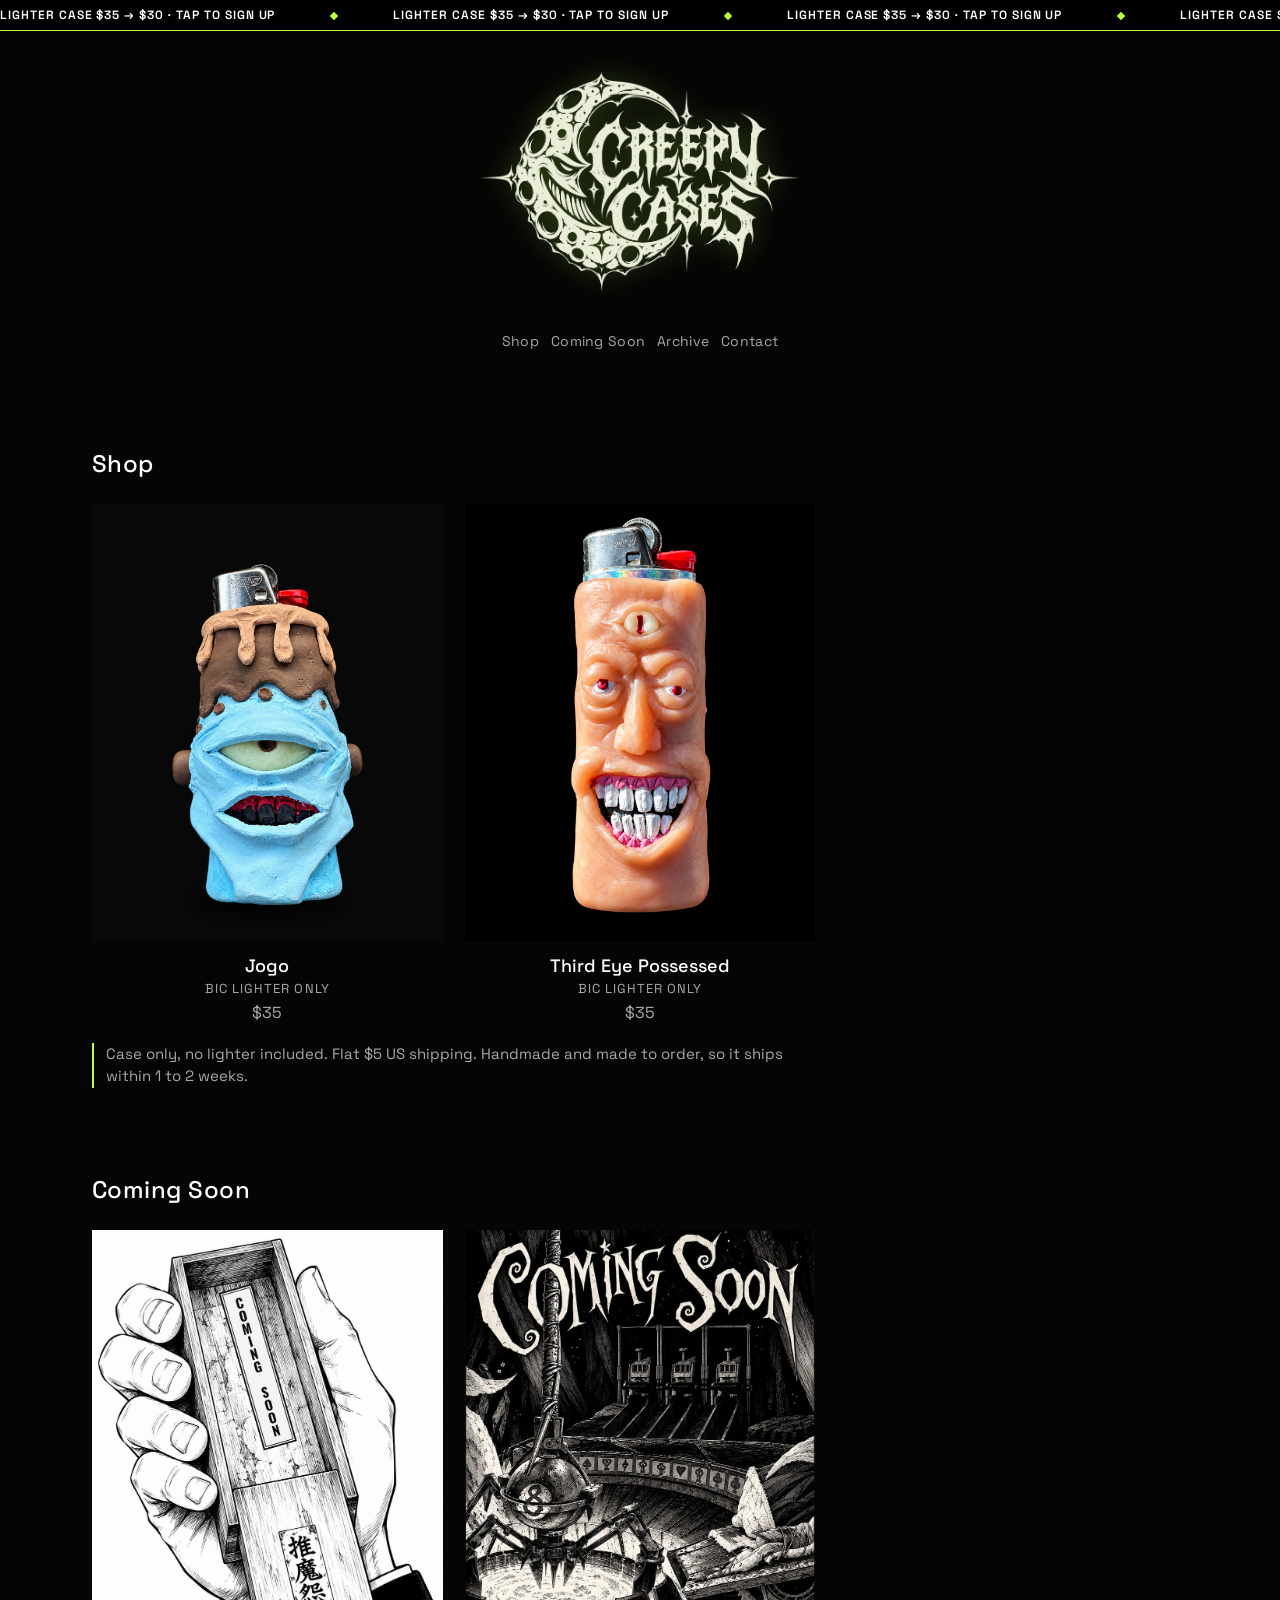
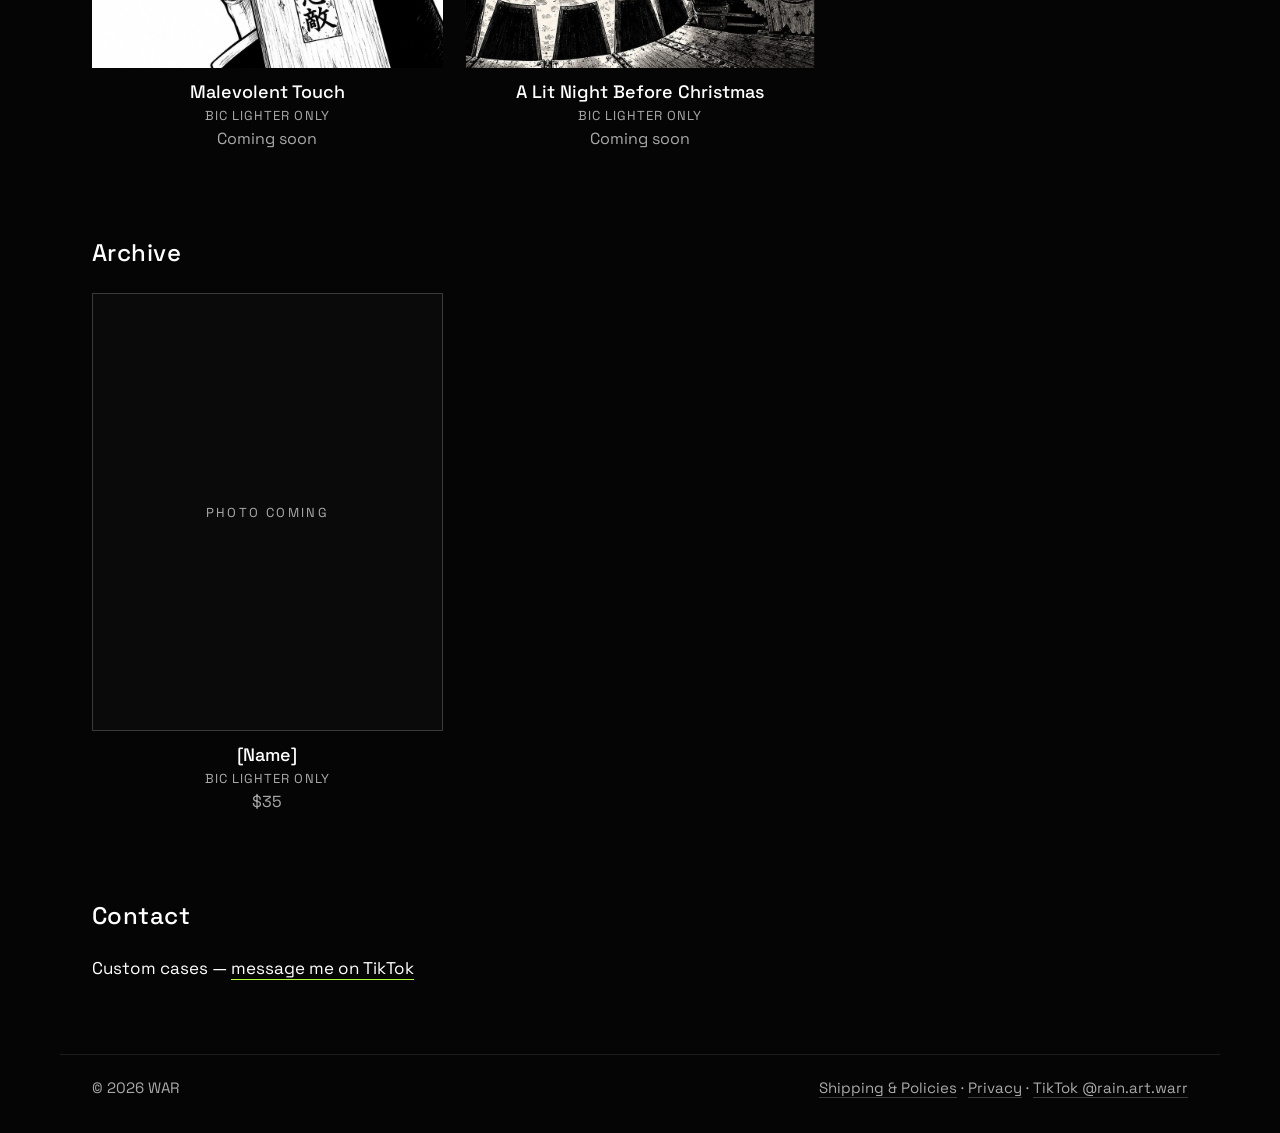
<file: index.html>
<!doctype html>
<!--
  ============================================================
  HOW TO EDIT  (Creepy Cases — plain HTML + CSS, no framework)
  ============================================================
  SWAP THE SHOP TILE PHOTO   Jogo's tile below is one <img>. Change its src="" to another file in
                   assets/photos/ (e.g. src="assets/photos/jogo-cutout-white.jpg") and update alt="".
  JOGO'S PRODUCT PAGE        Lives in product.html (open it and read the HOW TO EDIT note at the top): photos, description, details.
  PRODUCT 2 (THIRD EYE POSSESSED)         Its page lives in product-2.html. "Third Eye Possessed" is a PLACEHOLDER name: change the <h3> in its
                             tile below, plus the <title> and <h1> in product-2.html. Price is $35.
                   Add / remove / reorder = add, delete, or move one <li class="slide"> line.
  SWAP A PHOTO   Put your image in /assets/photos, then change the src="" to its file name.
  A PLACEHOLDER  The dark box that says PHOTO COMING is a stand-in.
                 Delete the whole <div class="ph">…</div> line and paste this in its place (use a real photo at least 1200 wide):
                 <img src="assets/photos/your-photo.jpg" alt="Describe it" width="1200" height="1500" loading="lazy">
                 (wrap it in <a href="product.html">…</a> if it should open a product page)
  CHANGE TEXT    Edit the words inside <h3> (name) and <p class="price"> (price).
  ADD A PRODUCT  Copy a whole block from "<li class="card">" to its closing "</li>"
                 and paste it right after another one inside the same <ul>.
  REMOVE ONE     Delete its <li class="card"> … </li> block.
  PILL ON PHOTO  <span class="pill">Sold out</span> — change the words, or delete the line.
  NEW SECTION    Copy a whole <section> block. Change its id and <h2>.
  COLORS / FONTS All at the very top of style.css (the :root block).
  CONTACT LINK   Search this file for tiktok.com and change it if it moves.
  ============================================================
-->
<html lang="en">
<head>
  <meta charset="utf-8">
  <meta name="viewport" content="width=device-width, initial-scale=1">
  <meta name="theme-color" content="#050505">
  <title>Creepy Cases by WAR</title>
  <meta name="description" content="Handmade clay lighter cases by WAR.">
  <link rel="icon" href="data:,">

  <!-- Fonts live in assets/fonts. Google Fonts below is only a backup if those files are missing. -->
  <link rel="preconnect" href="https://fonts.googleapis.com">
  <link rel="preconnect" href="https://fonts.gstatic.com" crossorigin>
  <link rel="stylesheet" href="https://fonts.googleapis.com/css2?family=Rock+Salt&family=Space+Grotesk:wght@400;500;600&display=swap">
  <link rel="stylesheet" href="style.css?v=22">
</head>
<body>
  <a class="skip" href="#main">Skip to products</a>

  <!-- HEADER: wordmark + 3 links -->
  <header class="site-header">
    <a class="wordmark" href="#top" id="top" aria-label="Creepy Cases — home"><img src="assets/logo.png" alt="Creepy Cases" width="1405" height="969"></a>
    <nav aria-label="Main">
      <a href="#shop">Shop</a>
      <a href="#coming-soon">Coming Soon</a>
      <a href="#archive">Archive</a>
      <a href="#contact">Contact</a>
    </nav>
  </header>

  <main id="main">

    <!-- ================= SHOP ================= -->
    <section id="shop" class="section" aria-labelledby="shop-h">
      <h2 id="shop-h">Shop</h2>
      <ul class="grid">

        <!-- PRODUCT 1: Jogo — taps through to product.html (the photo carousel) -->
        <li class="card">
          <a class="card-link" href="product.html" aria-label="Jogo — view photos">
            <div class="media">
              <img src="assets/photos/jogo-cutout-black.jpg" alt="Blue one-eyed clay monster lighter case with a brown clay top, studio photo on a black background" width="1200" height="1500" loading="lazy">
            </div>
            <h3>Jogo</h3>
          <p class="fit-line">BIC lighter only</p>
            <p class="price">$35</p>
          </a>
        </li>

        <!-- PRODUCT 2: Third Eye Possessed (PLACEHOLDER name, price $35) — taps through to product-2.html -->
        <li class="card">
          <a class="card-link" href="product-2.html" aria-label="Third Eye Possessed — view photos">
            <div class="media">
              <img src="assets/photos/p2-face-black.jpg" alt="Clay lighter case with a sculpted grinning face and three eyes, studio photo on a black background" width="1158" height="1448" loading="lazy">
            </div>
            <h3>Third Eye Possessed</h3>
          <p class="fit-line">BIC lighter only</p>
            <p class="price">$35</p>
          </a>
        </li>

      </ul>
      <p class="note-line ship-note">Case only, no lighter included. Flat $5 US shipping. Handmade and made to order, so it ships within 1 to 2 weeks.</p>
    </section>

    <!-- ================= COMING SOON ================= -->
    <section id="coming-soon" class="section" aria-labelledby="coming-soon-h">
      <h2 id="coming-soon-h">Coming Soon</h2>
      <ul class="grid">

        <!-- COMING SOON: Malevolent Touch (teaser image; no price until it drops) -->
        <li class="card">
          <div class="media">
            <img class="teaser-img" src="assets/photos/teaser-empty-box.jpg" alt="An open, empty talisman box." width="900" height="1350" loading="lazy">
          </div>
          <h3>Malevolent Touch</h3>
          <p class="fit-line">BIC lighter only</p>
          <p class="price">Coming soon</p>
        </li>

        <!-- COMING SOON: A Lit Night Before Christmas (teaser image; no price until it drops) -->
        <li class="card">
          <div class="media">
            <img class="teaser-img teaser-wide" src="assets/photos/teaser-late-night.jpg" alt="Black and white illustration of a mechanical claw machine with the words Coming Soon." width="900" height="1125" loading="lazy">
          </div>
          <h3>A Lit Night Before Christmas</h3>
          <p class="fit-line">BIC lighter only</p>
          <p class="price">Coming soon</p>
        </li>

      </ul>
    </section>

    <!-- ================= ARCHIVE ================= -->
    <section id="archive" class="section" aria-labelledby="archive-h">
      <h2 id="archive-h">Archive</h2>
      <ul class="grid">

        <!-- PRODUCT: placeholder (past piece) -->
        <li class="card">
          <div class="media">
            <div class="ph" role="img" aria-label="Photo coming soon"><span>Photo coming</span></div>
          </div>
          <h3>[Name]</h3>
          <p class="fit-line">BIC lighter only</p>
          <p class="price">$35</p>
        </li>

      </ul>
    </section>

    <!-- ================= CONTACT ================= -->
    <section id="contact" class="section contact" aria-labelledby="contact-h">
      <h2 id="contact-h">Contact</h2>
      <p>Custom cases — <a href="https://www.tiktok.com/@rain.art.warr" target="_blank" rel="noopener noreferrer">message me on TikTok</a></p>
    </section>

  </main>

  <footer class="site-footer">
    <p>© 2026 WAR</p>
    <p><a href="policies.html">Shipping &amp; Policies</a> · <a href="privacy.html">Privacy</a> · <a href="https://www.tiktok.com/@rain.art.warr" target="_blank" rel="noopener noreferrer">TikTok @rain.art.warr</a></p>
  </footer>
  <script src="analytics.js?v=22"></script>
  <script src="header.js?v=22"></script>
<script src="signup.js?v=22"></script>
</body>
</html>
</file>
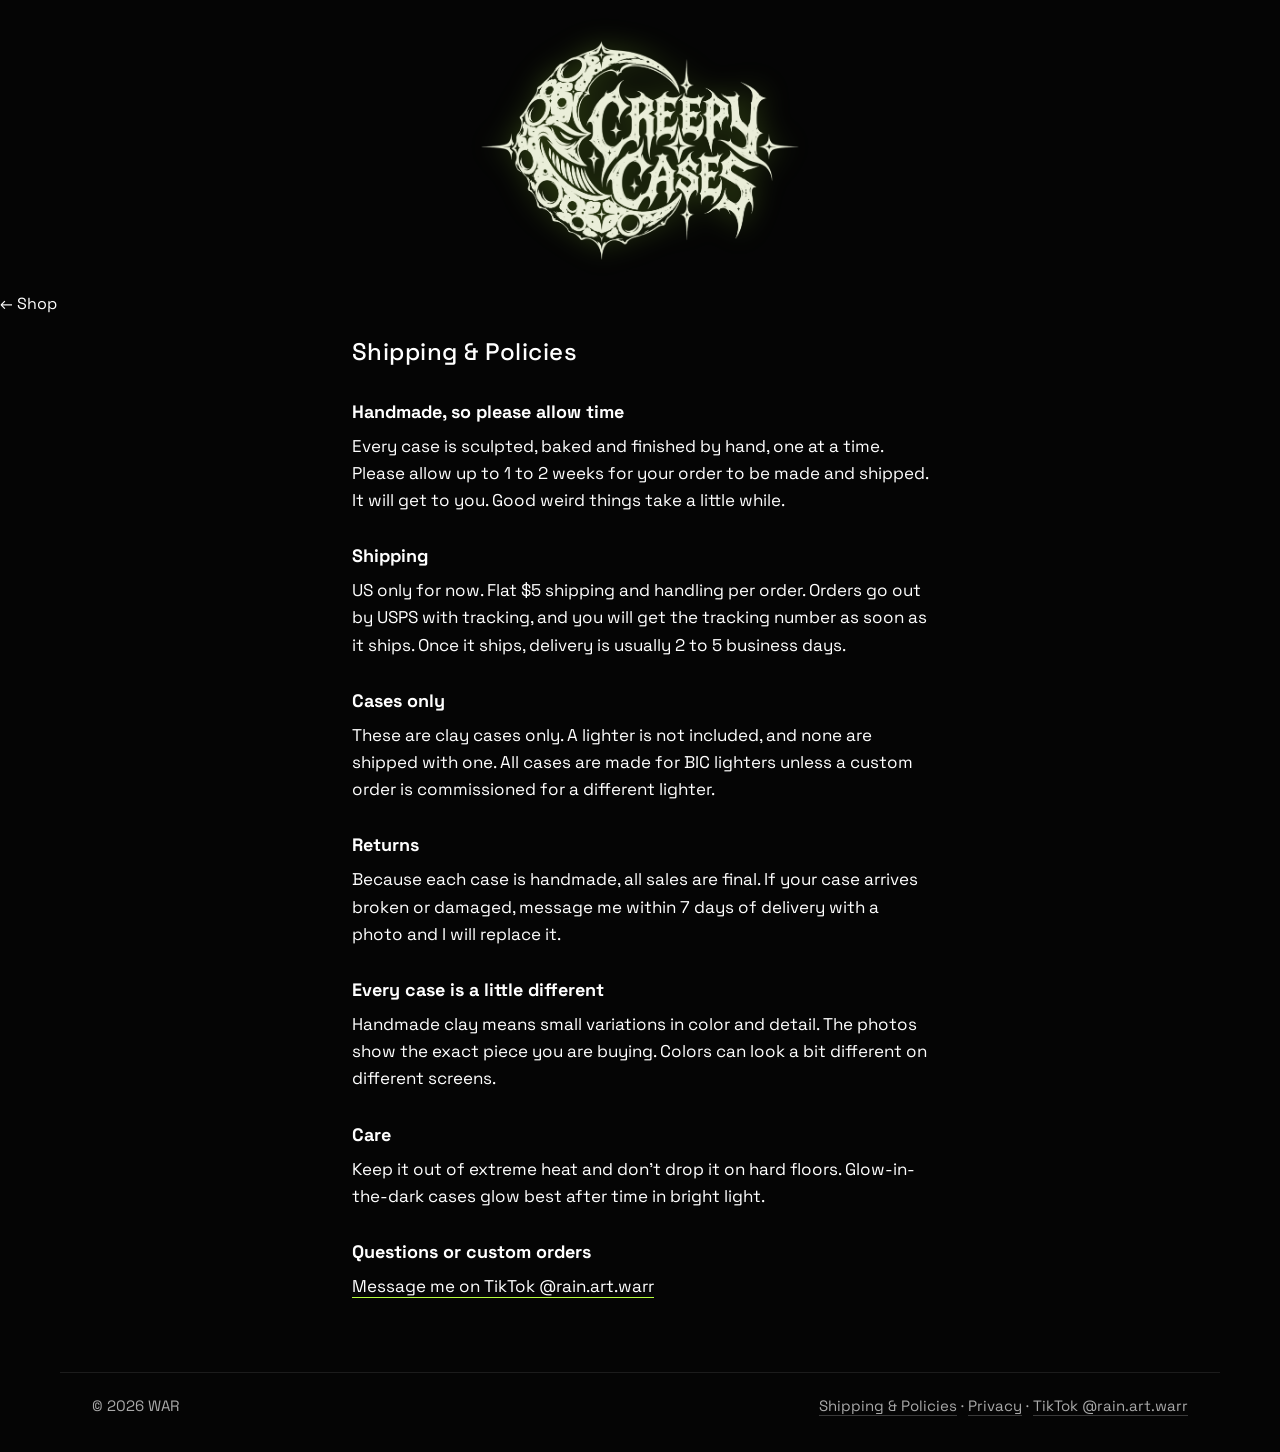
<file: policies.html>
<!doctype html>
<!--
  HOW TO EDIT (policies.html)
  Plain text. Change any sentence between the <p> tags. The numbers (days, $5 shipping) are starter values, change them to what you want.
  Anything in [brackets] is something you still need to fill in.
-->
<html lang="en">
<head>
  <meta charset="utf-8">
  <meta name="viewport" content="width=device-width, initial-scale=1">
  <meta name="theme-color" content="#050505">
  <title>Shipping &amp; Policies — Creepy Cases by WAR</title>
  <link rel="icon" href="data:,">
  <link rel="preconnect" href="https://fonts.googleapis.com">
  <link rel="preconnect" href="https://fonts.gstatic.com" crossorigin>
  <link rel="stylesheet" href="https://fonts.googleapis.com/css2?family=Rock+Salt&family=Space+Grotesk:wght@400;500;600&display=swap">
  <link rel="stylesheet" href="style.css?v=22">
</head>
<body>
  <header class="site-header">
    <a class="wordmark" href="index.html" aria-label="Creepy Cases — home"><img src="assets/logo.png" alt="Creepy Cases" width="1405" height="969"></a>
  </header>

  <a class="back" href="index.html#shop">← Shop</a>

  <main class="section policies">
    <h2>Shipping &amp; Policies</h2>

    <h3>Handmade, so please allow time</h3>
    <p>Every case is sculpted, baked and finished by hand, one at a time. Please allow up to 1 to 2 weeks for your order to be made and shipped. It will get to you. Good weird things take a little while.</p>

    <h3>Shipping</h3>
    <p>US only for now. Flat $5 shipping and handling per order. Orders go out by USPS with tracking, and you will get the tracking number as soon as it ships. Once it ships, delivery is usually 2 to 5 business days.</p>

    <h3>Cases only</h3>
    <p>These are clay cases only. A lighter is not included, and none are shipped with one. All cases are made for BIC lighters unless a custom order is commissioned for a different lighter.</p>

    <h3>Returns</h3>
    <p>Because each case is handmade, all sales are final. If your case arrives broken or damaged, message me within 7 days of delivery with a photo and I will replace it.</p>

    <h3>Every case is a little different</h3>
    <p>Handmade clay means small variations in color and detail. The photos show the exact piece you are buying. Colors can look a bit different on different screens.</p>

    <h3>Care</h3>
    <p>Keep it out of extreme heat and don't drop it on hard floors. Glow-in-the-dark cases glow best after time in bright light.</p>

    <h3>Questions or custom orders</h3>
    <p><a href="https://www.tiktok.com/@rain.art.warr" target="_blank" rel="noopener noreferrer">Message me on TikTok @rain.art.warr</a></p>
  </main>

  <footer class="site-footer">
    <p>© 2026 WAR</p>
    <p><a href="policies.html">Shipping &amp; Policies</a> · <a href="privacy.html">Privacy</a> · <a href="https://www.tiktok.com/@rain.art.warr" target="_blank" rel="noopener noreferrer">TikTok @rain.art.warr</a></p>
  </footer>
  <script src="analytics.js?v=22"></script>
  <script src="header.js?v=22"></script>
</body>
</html>
</file>
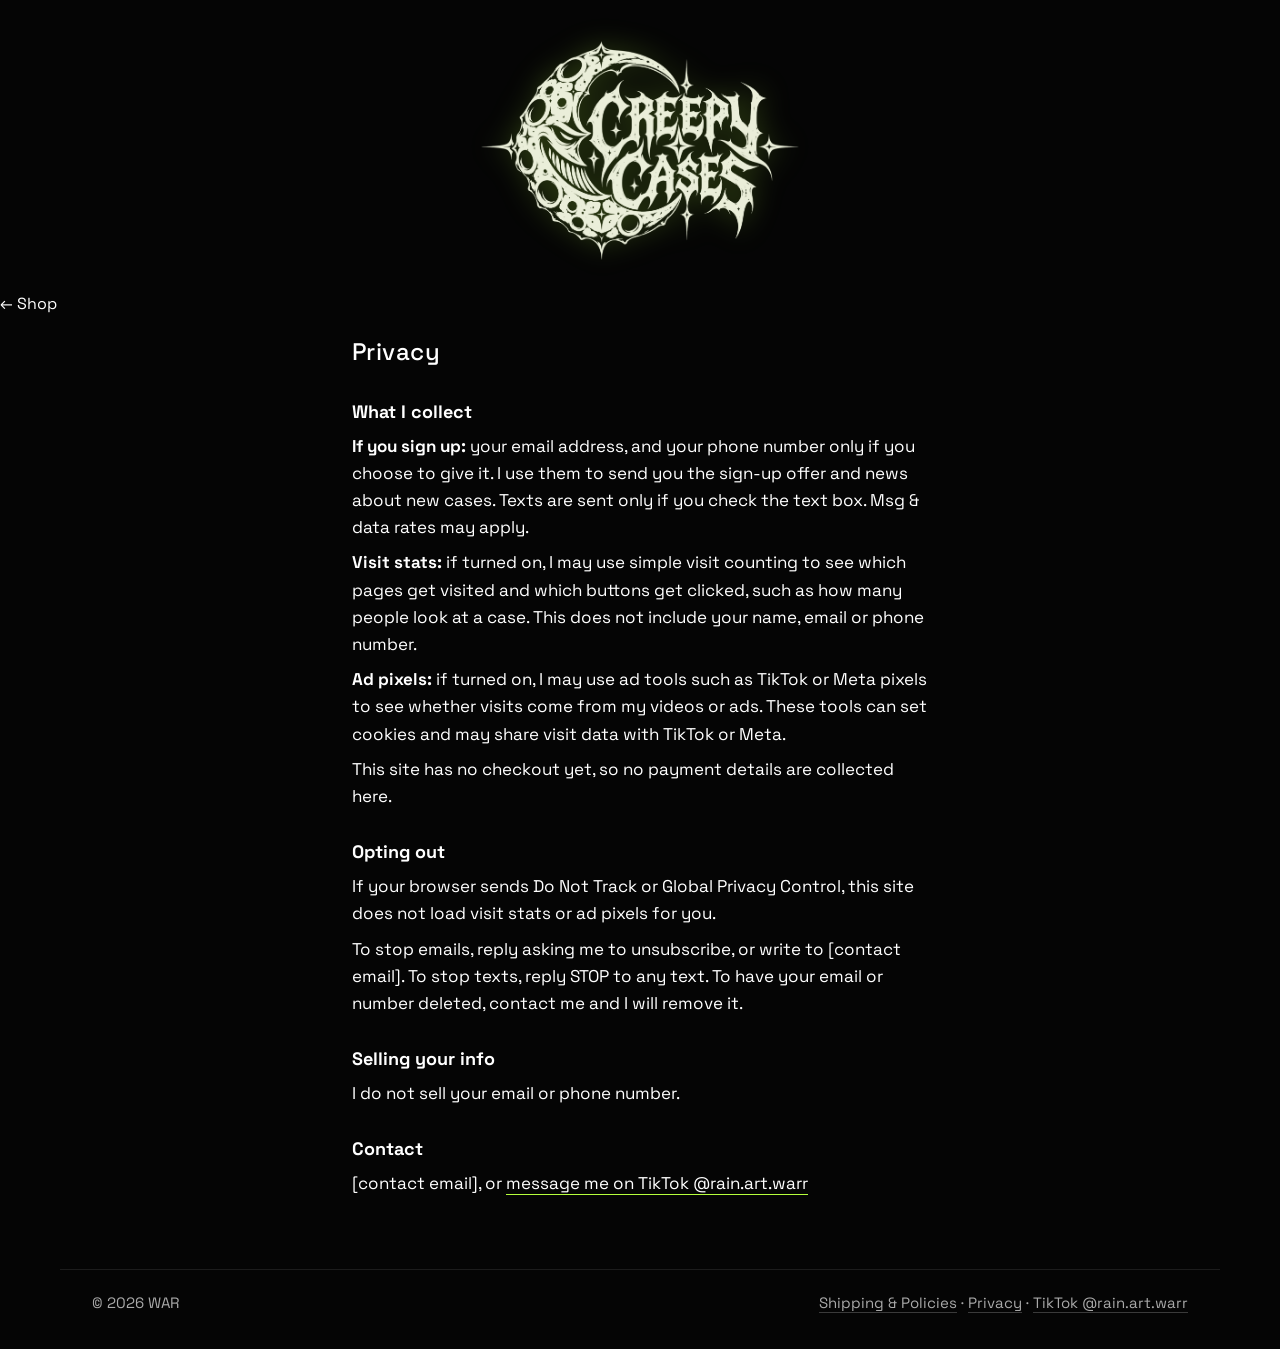
<file: privacy.html>
<!doctype html>
<!--
  HOW TO EDIT (privacy.html)
  Plain text. Anything in [brackets] is something you still need to fill in (the contact email).
  Keep it matching what analytics.js and signup.js really do.
-->
<html lang="en">
<head>
  <meta charset="utf-8">
  <meta name="viewport" content="width=device-width, initial-scale=1">
  <meta name="theme-color" content="#050505">
  <title>Privacy — Creepy Cases by WAR</title>
  <link rel="icon" href="data:,">
  <link rel="preconnect" href="https://fonts.googleapis.com">
  <link rel="preconnect" href="https://fonts.gstatic.com" crossorigin>
  <link rel="stylesheet" href="https://fonts.googleapis.com/css2?family=Rock+Salt&family=Space+Grotesk:wght@400;500;600&display=swap">
  <link rel="stylesheet" href="style.css?v=22">
</head>
<body>
  <header class="site-header">
    <a class="wordmark" href="index.html" aria-label="Creepy Cases — home"><img src="assets/logo.png" alt="Creepy Cases" width="1405" height="969"></a>
  </header>

  <a class="back" href="index.html#shop">← Shop</a>

  <main class="section policies">
    <h2>Privacy</h2>

    <h3>What I collect</h3>
    <p><strong>If you sign up:</strong> your email address, and your phone number only if you choose to give it. I use them to send you the sign-up offer and news about new cases. Texts are sent only if you check the text box. Msg &amp; data rates may apply.</p>
    <p><strong>Visit stats:</strong> if turned on, I may use simple visit counting to see which pages get visited and which buttons get clicked, such as how many people look at a case. This does not include your name, email or phone number.</p>
    <p><strong>Ad pixels:</strong> if turned on, I may use ad tools such as TikTok or Meta pixels to see whether visits come from my videos or ads. These tools can set cookies and may share visit data with TikTok or Meta.</p>
    <p>This site has no checkout yet, so no payment details are collected here.</p>

    <h3>Opting out</h3>
    <p>If your browser sends Do Not Track or Global Privacy Control, this site does not load visit stats or ad pixels for you.</p>
    <p>To stop emails, reply asking me to unsubscribe, or write to [contact email]. To stop texts, reply STOP to any text. To have your email or number deleted, contact me and I will remove it.</p>

    <h3>Selling your info</h3>
    <p>I do not sell your email or phone number.</p>

    <h3>Contact</h3>
    <p>[contact email], or <a href="https://www.tiktok.com/@rain.art.warr" target="_blank" rel="noopener noreferrer">message me on TikTok @rain.art.warr</a></p>
  </main>

  <footer class="site-footer">
    <p>© 2026 WAR</p>
    <p><a href="policies.html">Shipping &amp; Policies</a> · <a href="privacy.html">Privacy</a> · <a href="https://www.tiktok.com/@rain.art.warr" target="_blank" rel="noopener noreferrer">TikTok @rain.art.warr</a></p>
  </footer>
  <script src="analytics.js?v=22"></script>
  <script src="header.js?v=22"></script>
</body>
</html>
</file>
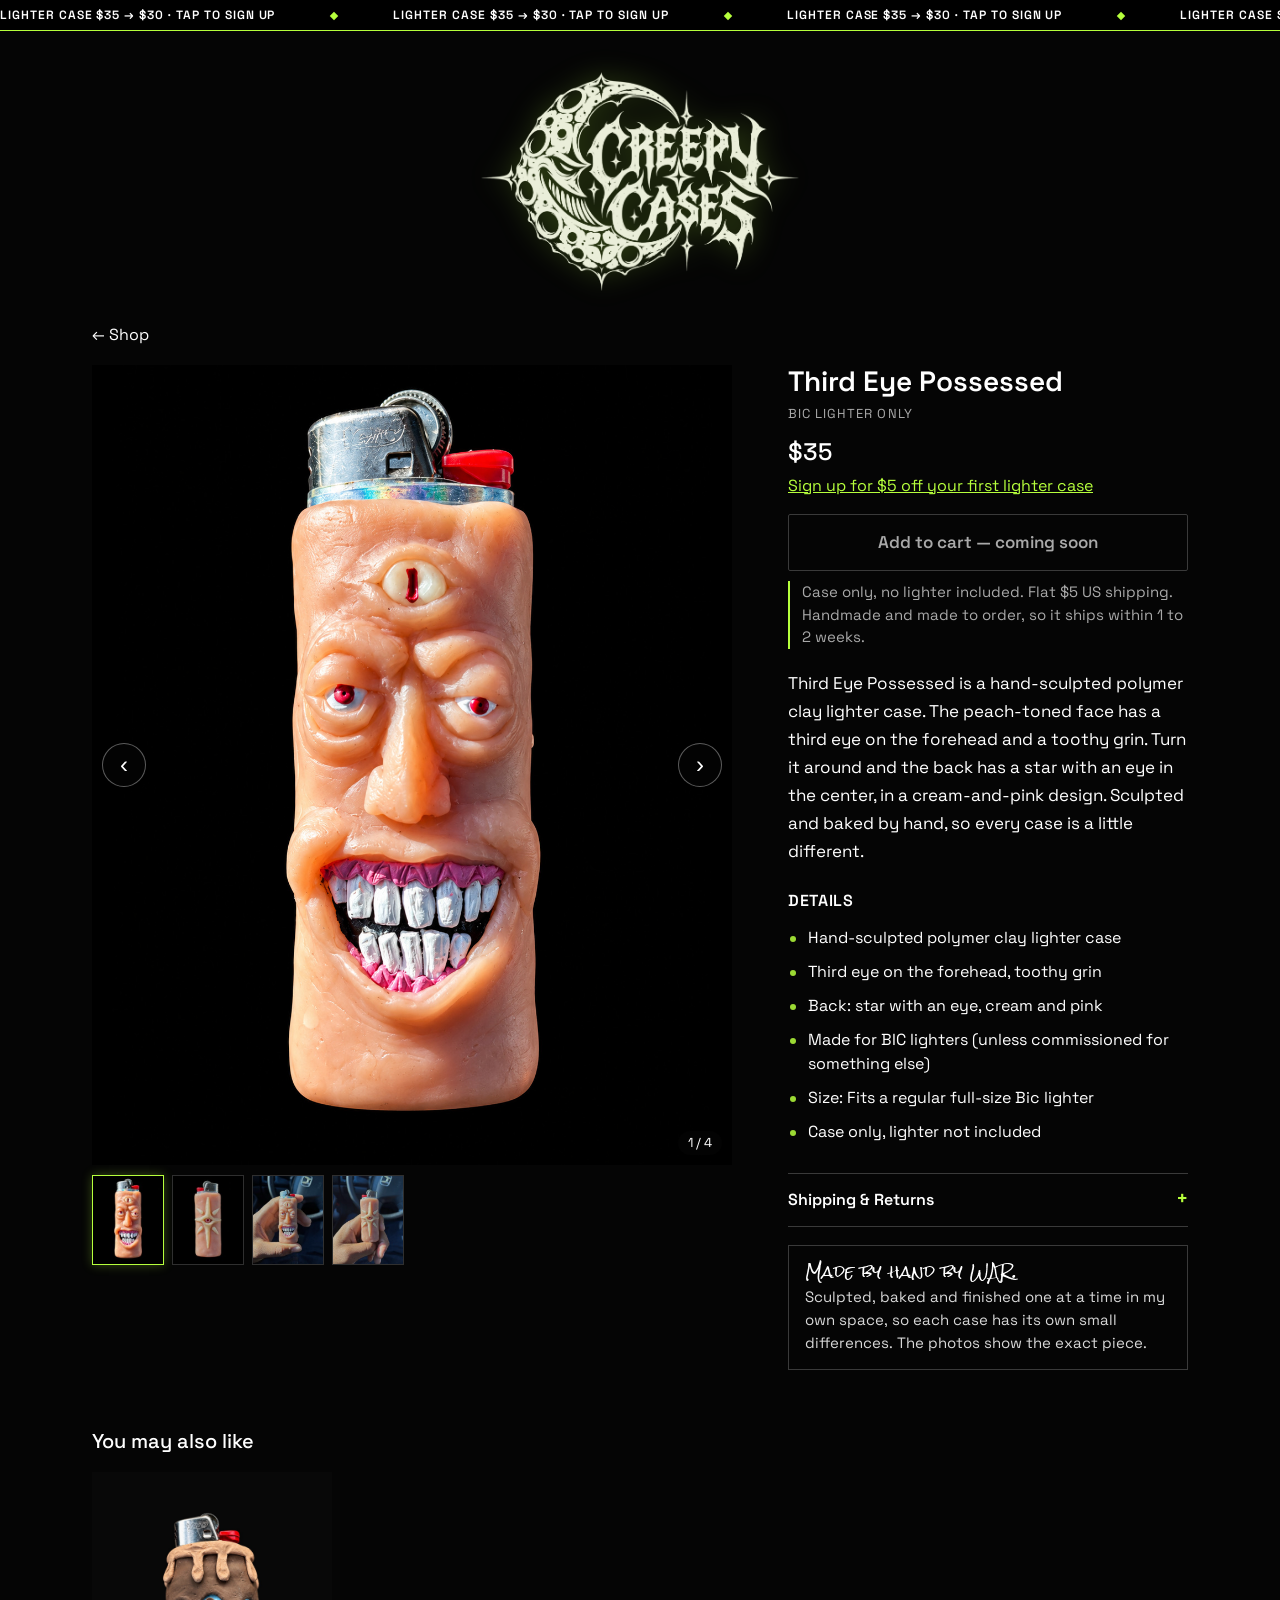
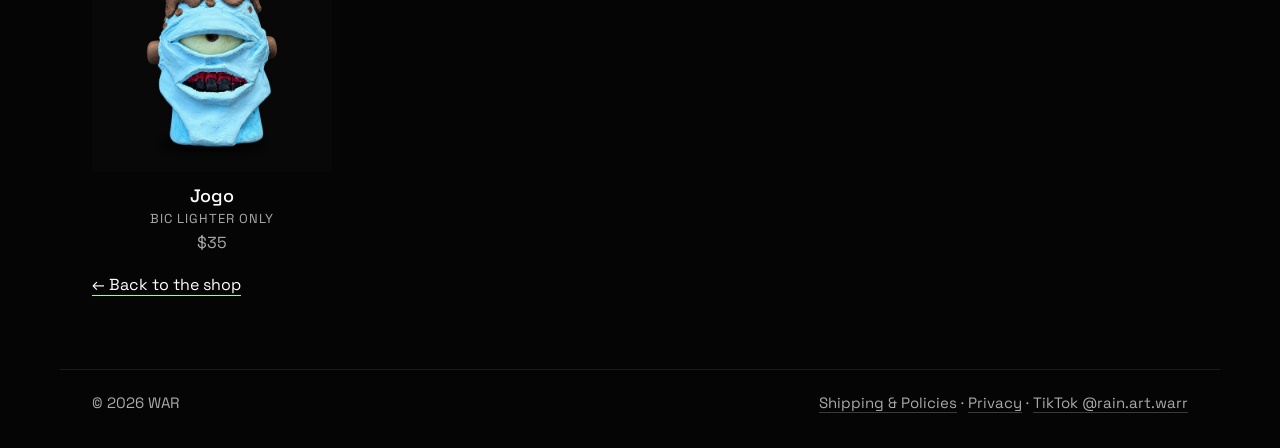
<file: product-2.html>
<!doctype html>
<!--
  ============================================================
  HOW TO EDIT  (product-2.html)   — product page for "Third Eye Possessed"
  ============================================================
  PHOTOS  (left side)
    ADD A PHOTO      Copy one <li class="slide">…</li> line, paste it where you want it, change the file name and alt="" words.
    REMOVE A PHOTO   Delete its <li class="slide">…</li> line.
    REORDER          Cut a line and paste it somewhere else. The FIRST one is what people see first.
    THUMBNAILS + "1 / 7" COUNTER   Build themselves from the photos. Nothing to edit.
    FILES            Put photos in assets/photos/. Best: 4:5 tall, 1200 x 1500 or bigger (JPG). Use the real photo size, never a screenshot.
                     The page never shows a photo bigger than 640px wide on a computer so it does not turn soft (change --stage-max at the top
                     of the product section in style.css only if your photos are bigger than that).
  INFO  (right side on a computer, under the photos on a phone)
    NAME             <h1> below.            PRICE    <p class="price"> below (set to $35).
    BUY BUTTON       Find "BUY BUTTON" below. It says how to turn it into a real PayPal / Stripe link.
    DESCRIPTION      The <p class="desc"> paragraph.       DETAILS   The bullet list under "Details". Fill in the [size] bracket.
    SHIPPING TEXT    The "Shipping &amp; Returns" box. Keep it matching policies.html if you change numbers there.
  YOU MAY ALSO LIKE  The other product's tile near the bottom.
  SHOP TILE PHOTO    The picture on the shop page is set in index.html (this product's <li class="card">).
  ============================================================
-->
<html lang="en">
<head>
  <meta charset="utf-8">
  <meta name="viewport" content="width=device-width, initial-scale=1">
  <meta name="theme-color" content="#050505">
  <title>Third Eye Possessed — Creepy Cases by WAR</title>
  <meta name="description" content="Third Eye Possessed: a hand-sculpted polymer clay lighter case with a third eye on the forehead and a toothy grin. Star-and-eye design on the back.">
  <link rel="icon" href="data:,">
  <link rel="preconnect" href="https://fonts.googleapis.com">
  <link rel="preconnect" href="https://fonts.gstatic.com" crossorigin>
  <link rel="stylesheet" href="https://fonts.googleapis.com/css2?family=Rock+Salt&family=Space+Grotesk:wght@400;500;600&display=swap">
  <link rel="stylesheet" href="style.css?v=22">
</head>
<body>
  <header class="site-header">
    <a class="wordmark" href="index.html" aria-label="Creepy Cases — home"><img src="assets/logo.png" alt="Creepy Cases" width="1405" height="969"></a>
  </header>

  <main class="pdp">
    <a class="back" href="index.html#shop">← Shop</a>

    <div class="pdp-top">

      <!-- ================= PHOTOS ================= swipe left / right on a phone; arrows + thumbnails on a computer -->
      <section class="gallery" aria-label="Third Eye Possessed photos">
        <div class="stage" id="carousel">
          <ul class="slides" id="slides">
        <li class="slide"><img src="assets/photos/p2-face-black.jpg" alt="Third Eye Possessed, clean studio photo of the clay lighter case with a sculpted grinning face and three eyes, on black" width="1158" height="1448"></li>
        <li class="slide"><img src="assets/photos/p2-star-black.jpg" alt="Back of the case: a cream star with an eye in the center and four teardrop spikes on pink clay, on black" width="1158" height="1448" loading="lazy"></li>
        <li class="slide"><img src="assets/photos/p2-face-hand.jpg" alt="Third Eye Possessed face side with a lighter inside, held in a hand" width="1600" height="2000" loading="lazy"></li>
        <li class="slide"><img src="assets/photos/p2-star-hand.jpg" alt="Third Eye Possessed star-eye back with a lighter inside, held in a hand" width="1600" height="2000" loading="lazy"></li>
          </ul>
          <button class="arrow prev" type="button" aria-label="Previous photo">‹</button>
          <button class="arrow next" type="button" aria-label="Next photo">›</button>
          <span class="count" id="count" aria-live="polite">1 / 7</span>
        </div>
        <div class="thumbs" id="thumbs" aria-label="Choose a photo"></div>
      </section>

      <!-- ================= INFO PANEL ================= -->
      <section class="info" aria-labelledby="name">
        <h1 id="name">Third Eye Possessed</h1>
        <p class="fit-line">BIC lighter only</p>   <!-- PLACEHOLDER name. To rename: change it here, in <title> above, in the "You may also like" tile of product.html, and the <h3> in index.html. -->
        <p class="price">$35</p>
        <p class="signup-price"><a href="#" data-signup-link hidden>Sign up for $5 off your first lighter case</a></p>

        <!-- BUY BUTTON — HOW TO EDIT
             Right now this is a grey placeholder that does nothing. When your PayPal / Stripe link is ready:
               1. change href="#" to your link, e.g. href="https://www.paypal.com/ncp/payment/XXXXXXXX"
               2. delete   class="btn is-disabled"  down to  class="btn"
               3. delete   aria-disabled="true" tabindex="-1"
               4. change the words to "Buy now — $[price]"
             Also put the real price in the <p class="price"> above. -->
        <a class="btn is-disabled" href="#" aria-disabled="true" tabindex="-1">Add to cart — coming soon</a>
        <p class="note-line ship-note">Case only, no lighter included. Flat $5 US shipping. Handmade and made to order, so it ships within 1 to 2 weeks.</p>

        <p class="desc">Third Eye Possessed is a hand-sculpted polymer clay lighter case. The peach-toned face has a third eye on the forehead and a toothy grin. Turn it around and the back has a star with an eye in the center, in a cream-and-pink design. Sculpted and baked by hand, so every case is a little different.</p>

        <h2>Details</h2>
        <ul class="facts">
          <li>Hand-sculpted polymer clay lighter case</li>
          <li>Third eye on the forehead, toothy grin</li>
          <li>Back: star with an eye, cream and pink</li>
          <li>Made for BIC lighters (unless commissioned for something else)</li>
          <li>Size: Fits a regular full-size Bic lighter</li>
          <li>Case only, lighter not included</li>
        </ul>

      <details class="acc">
        <summary>Shipping &amp; Returns</summary>
        <p>Handmade, so please allow up to 1 to 2 weeks for your order to be made and shipped. It will get to you.</p>
        <p>US only for now. Flat $5 shipping and handling, sent by USPS with tracking.</p>
        <p>Case only. A lighter is not included.</p>
        <p>All sales are final because each case is handmade. If it arrives broken or damaged, message me within 7 days of delivery with a photo and I will replace it.</p>
        <p><a href="policies.html">Read the full Shipping &amp; Policies</a></p>
      </details>

      <p class="byhand"><strong>Made by hand by WAR.</strong><br>Sculpted, baked and finished one at a time in my own space, so each case has its own small differences. The photos show the exact piece.</p>
      </section>
    </div>

    <!-- ================= YOU MAY ALSO LIKE ================= (copy of the other product's shop tile; update if its photo, name or price changes) -->
    <section class="below" aria-labelledby="more-h">
      <h2 id="more-h">You may also like</h2>
      <ul class="grid" style="--cols: 2; margin-top: 16px">
        <li class="card related">
          <a class="card-link" href="product.html" aria-label="Jogo — view photos">
            <div class="media">
              <img src="assets/photos/jogo-cutout-black.jpg" alt="Blue one-eyed clay monster lighter case with a brown clay top, studio photo on a black background" width="1200" height="1500" loading="lazy">
            </div>
            <h3>Jogo</h3>
          <p class="fit-line">BIC lighter only</p>
            <p class="price">$35</p>
          </a>
        </li>
      </ul>
      <a class="related-more" href="index.html#shop">← Back to the shop</a>
    </section>
  </main>

  <footer class="site-footer">
    <p>© 2026 WAR</p>
    <p><a href="policies.html">Shipping &amp; Policies</a> · <a href="privacy.html">Privacy</a> · <a href="https://www.tiktok.com/@rain.art.warr" target="_blank" rel="noopener noreferrer">TikTok @rain.art.warr</a></p>
  </footer>

  <script src="product.js?v=22"></script>
  <script src="analytics.js?v=22"></script>
  <script src="header.js?v=22"></script>
<script src="signup.js?v=22"></script>
</body>
</html>
</file>
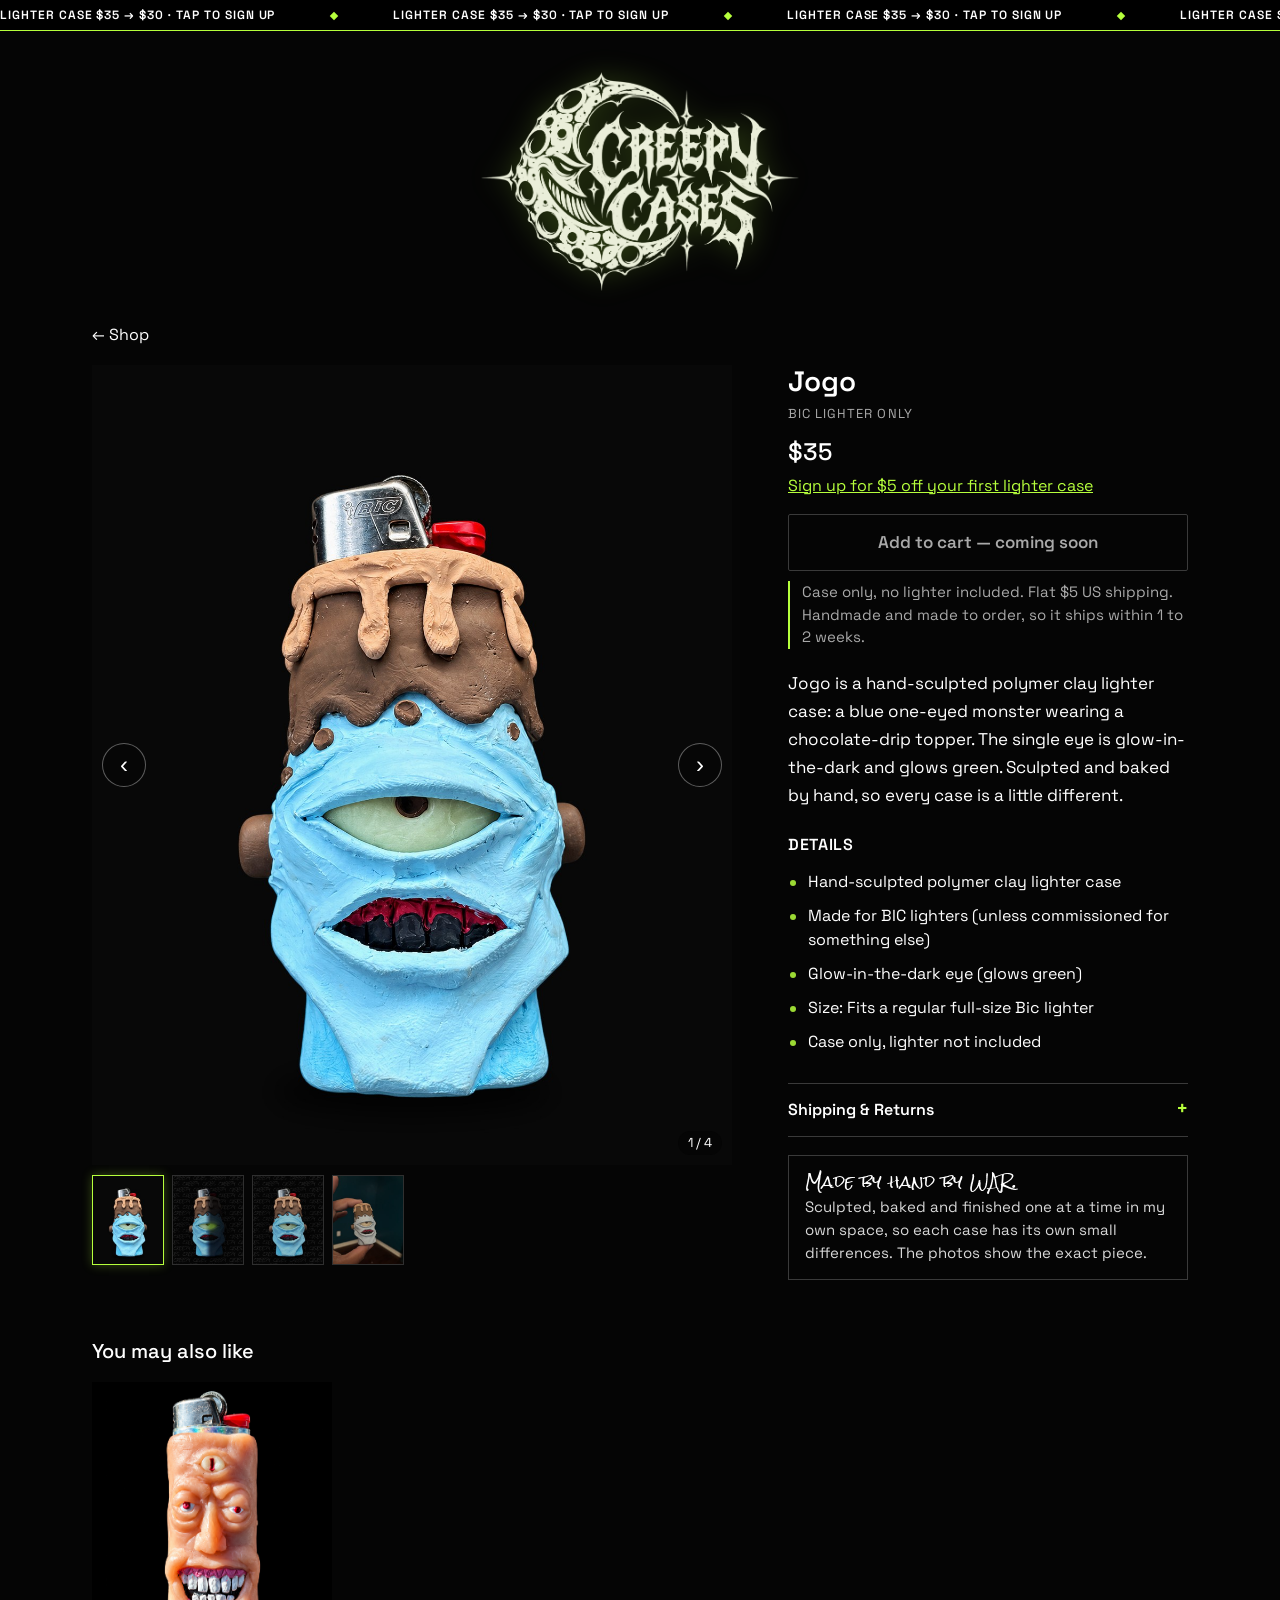
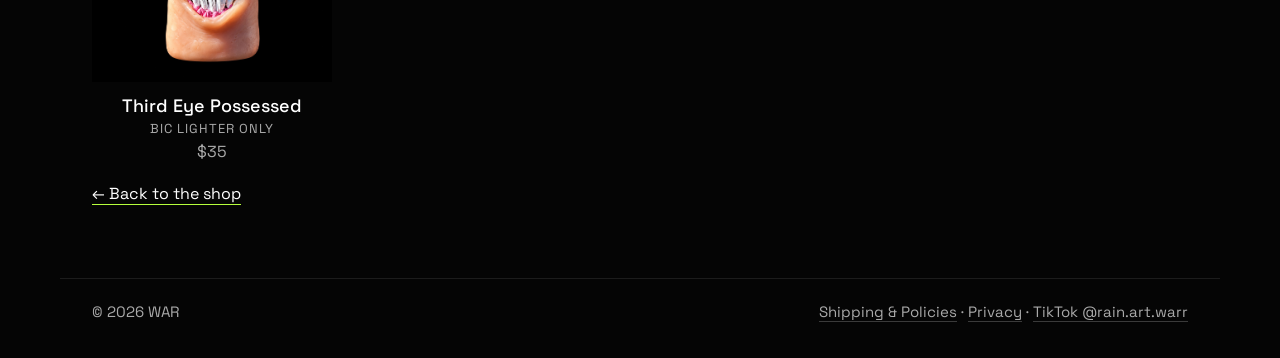
<file: product.html>
<!doctype html>
<!--
  ============================================================
  HOW TO EDIT  (product.html)   — product page for "Jogo"
  ============================================================
  PHOTOS  (left side)
    ADD A PHOTO      Copy one <li class="slide">…</li> line, paste it where you want it, change the file name and alt="" words.
    REMOVE A PHOTO   Delete its <li class="slide">…</li> line.
    REORDER          Cut a line and paste it somewhere else. The FIRST one is what people see first.
    THUMBNAILS + "1 / 10" COUNTER   Build themselves from the photos. Nothing to edit.
    FILES            Put photos in assets/photos/. Best: 4:5 tall, 1200 x 1500 or bigger (JPG). Use the real photo size, never a screenshot.
                     The page never shows a photo bigger than 640px wide on a computer so it does not turn soft (change --stage-max at the top
                     of the product section in style.css only if your photos are bigger than that).
  INFO  (right side on a computer, under the photos on a phone)
    NAME             <h1> below.            PRICE    <p class="price"> below (cases are $35).
    BUY BUTTON       Find "BUY BUTTON" below. It says how to turn it into a real PayPal / Stripe link.
    DESCRIPTION      The <p class="desc"> paragraph.       DETAILS   The bullet list under "Details". Fill in the [size] bracket.
    SHIPPING TEXT    The "Shipping &amp; Returns" box. Keep it matching policies.html if you change numbers there.
  YOU MAY ALSO LIKE  The other product's tile near the bottom.
  SHOP TILE PHOTO    The picture on the shop page is set in index.html (this product's <li class="card">).
  ============================================================
-->
<html lang="en">
<head>
  <meta charset="utf-8">
  <meta name="viewport" content="width=device-width, initial-scale=1">
  <meta name="theme-color" content="#050505">
  <title>Jogo — Creepy Cases by WAR</title>
  <meta name="description" content="Jogo: a hand-sculpted polymer clay lighter case. Blue one-eyed monster with a chocolate-drip topper and a glow-in-the-dark eye. Case only, $35.">
  <link rel="icon" href="data:,">
  <link rel="preconnect" href="https://fonts.googleapis.com">
  <link rel="preconnect" href="https://fonts.gstatic.com" crossorigin>
  <link rel="stylesheet" href="https://fonts.googleapis.com/css2?family=Rock+Salt&family=Space+Grotesk:wght@400;500;600&display=swap">
  <link rel="stylesheet" href="style.css?v=22">
</head>
<body>
  <header class="site-header">
    <a class="wordmark" href="index.html" aria-label="Creepy Cases — home"><img src="assets/logo.png" alt="Creepy Cases" width="1405" height="969"></a>
  </header>

  <main class="pdp">
    <a class="back" href="index.html#shop">← Shop</a>

    <div class="pdp-top">

      <!-- ================= PHOTOS ================= swipe left / right on a phone; arrows + thumbnails on a computer -->
      <section class="gallery" aria-label="Jogo photos">
        <div class="stage" id="carousel">
          <ul class="slides" id="slides">
        <li class="slide"><img src="assets/photos/jogo-cutout-black.jpg" alt="Jogo, blue one-eyed clay lighter case with a chocolate-drip topper, on black" width="1200" height="1500"></li>
        <li class="slide"><img src="assets/photos/jogo-pattern.jpg" alt="Jogo on a pattern of the words Creepy Cases, half in shadow, eye glowing green" width="1200" height="1500" loading="lazy"></li>
        <li class="slide"><img src="assets/photos/jogo-pattern-plain.jpg" alt="Jogo on a pattern of the words Creepy Cases" width="1200" height="1500" loading="lazy"></li>
        <li class="slide"><img src="assets/photos/jogo-progress.jpg" alt="Jogo in progress: the unpainted clay version held in a hand" width="1152" height="1440" loading="lazy"></li>
          </ul>
          <button class="arrow prev" type="button" aria-label="Previous photo">‹</button>
          <button class="arrow next" type="button" aria-label="Next photo">›</button>
          <span class="count" id="count" aria-live="polite">1 / 4</span>
        </div>
        <div class="thumbs" id="thumbs" aria-label="Choose a photo"></div>
      </section>

      <!-- ================= INFO PANEL ================= -->
      <section class="info" aria-labelledby="name">
        <h1 id="name">Jogo</h1>
        <p class="fit-line">BIC lighter only</p>
        <p class="price">$35</p>
        <p class="signup-price"><a href="#" data-signup-link hidden>Sign up for $5 off your first lighter case</a></p>

        <!-- BUY BUTTON: same grey placeholder as product-2.html. When your PayPal / Stripe link is ready, follow the BUY BUTTON note in product-2.html. -->
        <a class="btn is-disabled" href="#" aria-disabled="true" tabindex="-1">Add to cart — coming soon</a>
        <p class="note-line ship-note">Case only, no lighter included. Flat $5 US shipping. Handmade and made to order, so it ships within 1 to 2 weeks.</p>

        <p class="desc">Jogo is a hand-sculpted polymer clay lighter case: a blue one-eyed monster wearing a chocolate-drip topper. The single eye is glow-in-the-dark and glows green. Sculpted and baked by hand, so every case is a little different.</p>

        <h2>Details</h2>
        <ul class="facts">
          <li>Hand-sculpted polymer clay lighter case</li>
          <li>Made for BIC lighters (unless commissioned for something else)</li>
          <li>Glow-in-the-dark eye (glows green)</li>
          <li>Size: Fits a regular full-size Bic lighter</li>
          <li>Case only, lighter not included</li>
        </ul>

      <details class="acc">
        <summary>Shipping &amp; Returns</summary>
        <p>Handmade, so please allow up to 1 to 2 weeks for your order to be made and shipped. It will get to you.</p>
        <p>US only for now. Flat $5 shipping and handling, sent by USPS with tracking.</p>
        <p>Case only. A lighter is not included.</p>
        <p>All sales are final because each case is handmade. If it arrives broken or damaged, message me within 7 days of delivery with a photo and I will replace it.</p>
        <p><a href="policies.html">Read the full Shipping &amp; Policies</a></p>
      </details>

      <p class="byhand"><strong>Made by hand by WAR.</strong><br>Sculpted, baked and finished one at a time in my own space, so each case has its own small differences. The photos show the exact piece.</p>
      </section>
    </div>

    <!-- ================= YOU MAY ALSO LIKE ================= (copy of the other product's shop tile; update if its photo, name or price changes) -->
    <section class="below" aria-labelledby="more-h">
      <h2 id="more-h">You may also like</h2>
      <ul class="grid" style="--cols: 2; margin-top: 16px">
        <li class="card related">
          <a class="card-link" href="product-2.html" aria-label="Third Eye Possessed — view photos">
            <div class="media">
              <img src="assets/photos/p2-face-black.jpg" alt="Clay lighter case with a sculpted grinning face and three eyes, studio photo on a black background" width="1600" height="2000" loading="lazy">
            </div>
            <h3>Third Eye Possessed</h3>
          <p class="fit-line">BIC lighter only</p>
            <p class="price">$35</p>
          </a>
        </li>
      </ul>
      <a class="related-more" href="index.html#shop">← Back to the shop</a>
    </section>
  </main>

  <footer class="site-footer">
    <p>© 2026 WAR</p>
    <p><a href="policies.html">Shipping &amp; Policies</a> · <a href="privacy.html">Privacy</a> · <a href="https://www.tiktok.com/@rain.art.warr" target="_blank" rel="noopener noreferrer">TikTok @rain.art.warr</a></p>
  </footer>

  <script src="product.js?v=22"></script>
  <script src="analytics.js?v=22"></script>
  <script src="header.js?v=22"></script>
<script src="signup.js?v=22"></script>
</body>
</html>
</file>
<file: style.css>
/* ============================================================
   CREEPY CASES — style.css
   Edit the colors / fonts / sizes in :root first. Everything else follows.
   ============================================================ */
:root {
  /* colors */
  --bg:     #050505;   /* page background (near-black) */
  --text:   #ffffff;   /* main text */
  --muted:  #a9a9a9;   /* prices, small text */
  --line:   #3a3a3a;   /* thin borders */
  --lime:   #b6ff3c;   /* the radioactive accent — used sparingly */
  --glow:   rgba(182, 255, 60, 0.28);  /* soft glow (keep it low) */

  /* fonts: local file first, Google Fonts name second, then a safe fallback */
  --font-logo: "Rock Salt Local", "Rock Salt", "Marker Felt", cursive;
  --font-ui:   "Space Grotesk Local", "Space Grotesk", system-ui, -apple-system, "Segoe UI", sans-serif;

  /* layout */
  --gutter:    14px;     /* side space on phones (bigger on desktop below) */
  --gap:       12px;     /* space between photos */
  --row-gap:   30px;     /* space between product rows */
  --cols:      2;        /* photos per row on phones */
  --ratio:     4 / 5;    /* photo shape: 1 / 1 = square, 3 / 4 = tall */
  --max:       1160px;   /* widest the page gets */
}

@font-face {
  font-family: "Rock Salt Local";
  src: url("assets/fonts/RockSalt-Regular.ttf") format("truetype");
  font-display: swap;
}
@font-face {
  font-family: "Space Grotesk Local";
  src: url("assets/fonts/SpaceGrotesk-VariableFont_wght.ttf") format("truetype");
  font-weight: 300 700;
  font-display: swap;
}

*, *::before, *::after { box-sizing: border-box; }
html { -webkit-text-size-adjust: 100%; scroll-behavior: smooth; }
body {
  margin: 0;
  background: var(--bg);
  color: var(--text);
  font-family: var(--font-ui);
  font-size: 16px;
  line-height: 1.5;
}
img { display: block; max-width: 100%; }
ul { list-style: none; margin: 0; padding: 0; }
h1, h2, h3, p { margin: 0; }
a { color: inherit; }

/* keyboard focus — visible lime outline */
a:focus-visible {
  outline: 2px solid var(--lime);
  outline-offset: 4px;
  border-radius: 2px;
}
.skip {
  position: absolute; left: 8px; top: -60px;
  background: var(--lime); color: #000; padding: 10px 14px; z-index: 10;
}
.skip:focus { top: 8px; }

/* ---------------- HEADER ---------------- */
.site-header {
  text-align: center;
  padding: 26px var(--gutter) 0;
}
/* STICKY BAR: a small copy of the title + menu (built by header.js). Scroll down and it hides; scroll up and it slides in.
   It is fixed on top of the page and never changes size, so it can't shake the page. */
.sticky-bar {
  position: fixed; top: 0; left: 0; right: 0; z-index: 50;
  background: #050505;
  box-shadow: 0 8px 24px rgba(0, 0, 0, .55);
  text-align: center; padding: 10px var(--gutter) 8px;
  transform: translateY(-110%); visibility: hidden;
  transition: transform .35s cubic-bezier(.22, .61, .36, 1), visibility 0s linear .35s;
  will-change: transform;
}
.sticky-bar.show { transform: translateY(0); visibility: visible; transition: transform .35s cubic-bezier(.22, .61, .36, 1); }
.sticky-bar .wordmark { font-size: 1.6rem; padding: 2px 8px 4px; line-height: 1.3; text-shadow: none; }
.sticky-bar nav { display: flex; justify-content: center; gap: 6px; margin-top: 0; }
.sticky-bar nav a { padding: 6px 12px; font-size: .9375rem; letter-spacing: .04em; text-decoration: none; color: var(--muted); }
.wordmark { font-size: 1.6rem; padding: 2px 8px 4px; line-height: 1.3; }
.wordmark {
  display: inline-block;
  font-family: var(--font-logo);
  font-size: clamp(2.1rem, 10.4vw, 3.6rem);
  line-height: 1.15;
  text-transform: uppercase;
  text-decoration: none;
  letter-spacing: 0;
  padding: 4px 8px 6px;
  transform: rotate(-2deg);                      /* a little crooked on purpose */
  text-shadow: 0 0 22px var(--glow);             /* the only glow on the page header */
}
.site-header nav {
  display: flex;
  justify-content: center;
  gap: 6px;
  margin-top: 10px;
}
.site-header nav a {
  padding: 10px 14px;
  font-size: 1rem;
  letter-spacing: .04em;
  text-decoration: none;
  color: var(--muted);
}
.site-header nav a:hover { color: var(--text); text-decoration: underline; text-decoration-color: var(--lime); text-underline-offset: 6px; }

/* ---------------- SECTIONS ---------------- */
main { max-width: var(--max); margin: 0 auto; padding: 0 var(--gutter); }
.section { margin-top: 56px; scroll-margin-top: 96px; }
.section > h2 {
  font-size: 1.25rem;
  font-weight: 500;
  letter-spacing: .02em;
  margin-bottom: 16px;
}

/* ---------------- PRODUCT GRID ---------------- */
.grid {
  display: grid;
  grid-template-columns: repeat(var(--cols), minmax(0, 1fr));
  gap: var(--row-gap) var(--gap);
}
.card { text-align: center; }

.media {
  position: relative;
  aspect-ratio: var(--ratio);
  overflow: hidden;
  background: #0d0d0d;
}
.media img {
  width: 100%; height: 100%;
  object-fit: cover;
  transition: transform .5s ease, filter .5s ease;
}
.card:hover .media img { transform: scale(1.03); }
.card:hover .media { box-shadow: 0 0 26px var(--glow); }
.media { transition: box-shadow .5s ease; }

/* small label on a photo (Sold out, Work in progress, …) */
.pill {
  position: absolute; left: 8px; bottom: 8px;
  padding: 3px 10px;
  font-size: .8125rem;
  font-weight: 500;
  color: var(--lime);
  background: rgba(5, 5, 5, .82);
  border: 1px solid rgba(182, 255, 60, .55);
  border-radius: 999px;
}

/* placeholder where a real photo is missing */
.ph {
  width: 100%; height: 100%;
  display: grid; place-items: center;
  border: 1px solid var(--line);
  background: #0a0a0a;
  color: var(--muted);
  font-size: .8125rem;
  letter-spacing: .18em;
  text-transform: uppercase;
}

.card h3 {
  margin-top: 12px;
  font-size: 1.0625rem;
  font-weight: 500;
  line-height: 1.3;
}
.card:hover h3 { text-decoration: underline; text-decoration-color: var(--lime); text-underline-offset: 5px; }
.price { margin-top: 2px; color: var(--muted); font-size: 1rem; }

/* ---------------- CONTACT + FOOTER ---------------- */
.contact p { font-size: 1.0625rem; }
.contact a { text-decoration-color: var(--lime); text-underline-offset: 5px; text-decoration-thickness: 1px; }
.contact a:hover { text-shadow: 0 0 14px var(--glow); }

.site-footer {
  max-width: var(--max);
  margin: 72px auto 0;
  padding: 22px var(--gutter) 34px;
  border-top: 1px solid #1c1c1c;
  display: flex; flex-wrap: wrap; justify-content: space-between; gap: 6px 20px;
  color: var(--muted);
  font-size: .9375rem;
}
.site-footer a { text-decoration-color: var(--line); text-underline-offset: 4px; }
.site-footer a:hover { color: var(--text); }

/* ---------------- BIGGER SCREENS ---------------- */
@media (min-width: 750px) {
  :root { --cols: 3; --gutter: 32px; --gap: 22px; --row-gap: 44px; }
  .site-header { padding-top: 40px; }
  .site-header nav { gap: 14px; margin-top: 22px; }
  .section { margin-top: 84px; }
  .section > h2 { font-size: 1.5rem; margin-bottom: 22px; }
  .card h3 { font-size: 1.125rem; }
}
/* want 4 across on very wide screens? change --cols to 4 here */
@media (min-width: 1200px) {
  :root { --cols: 3; }
}

@media (prefers-reduced-motion: reduce) {
  html { scroll-behavior: auto; }
  .media img, .media { transition: none; }
  .card:hover .media img { transform: none; }
}

/* ---------------- v4 additions ---------------- */
/* "In progress" section: one small tile so the products stay the stars */
.grid-small .card { max-width: 240px; justify-self: start; }

/* ---------------- v5 additions ---------------- */
.grid-small .card { max-width: 240px; justify-self: start; }   /* (unused now, safe to delete) */
.card-link { display: block; color: inherit; text-decoration: none; }
.card-link:hover h3, .card-link:focus-visible h3 { text-decoration: underline; text-decoration-color: var(--lime); text-underline-offset: 5px; }
.card-link:focus-visible { outline: 2px solid var(--lime); outline-offset: 4px; }

/* ---------------- PRODUCT PAGE (v8) ----------------
   Phone: photo on top, info underneath.  Desktop (900px+): photos left, sticky info panel right.
   Size knobs: --stage-max = biggest the main photo is ever shown (css px). Keep it near the real
   pixel size of your photos so they are never blown up soft. */
:root { --stage-max: 640px; --panel: 400px; }

.back { display: inline-block; margin: 18px 0 12px; padding: 6px 0; color: var(--text); text-decoration: none; font-size: 1rem; }
.back:hover { text-decoration: underline; text-decoration-color: var(--lime); text-underline-offset: 5px; }

.pdp { max-width: var(--max); margin: 0 auto; padding: 0 var(--gutter); }
.pdp-top { display: grid; grid-template-columns: minmax(0, 1fr); gap: 22px; }

/* ----- gallery ----- */
.gallery { min-width: 0; }
.stage { position: relative; width: 100%; max-width: var(--stage-max); }
.slides {
  display: flex;
  overflow-x: auto;
  scroll-snap-type: x mandatory;      /* swipe = snap to one photo at a time */
  scrollbar-width: none;
  -webkit-overflow-scrolling: touch;
  overscroll-behavior-x: contain;
  background: #0d0d0d;
}
.slides::-webkit-scrollbar { display: none; }
.slide { flex: 0 0 100%; scroll-snap-align: center; scroll-snap-stop: always; aspect-ratio: 4 / 5; }
.slide img { width: 100%; height: 100%; object-fit: cover; }

/* arrows + counter (only appear when product.js runs) */
.arrow {
  display: none;
  position: absolute; top: 50%; transform: translateY(-50%);
  width: 44px; height: 44px; border-radius: 50%;
  border: 1px solid rgba(255,255,255,.35);
  background: rgba(5,5,5,.6); color: #fff;
  font-size: 1.5rem; line-height: 1; cursor: pointer;
}
.arrow:hover, .arrow:focus-visible { border-color: var(--lime); outline: none; box-shadow: 0 0 14px var(--glow); }
.arrow.prev { left: 10px; } .arrow.next { right: 10px; }
.js .arrow { display: block; }
@media (hover: none) { .js .arrow { display: none; } }   /* phones: just swipe */
.count {
  position: absolute; right: 10px; bottom: 10px;
  padding: 2px 10px; border-radius: 999px;
  background: rgba(5,5,5,.75); color: #fff; font-size: .8125rem;
  display: none;
}
.js .count { display: block; }

/* thumbnail strip (built by product.js from the photos above) */
.thumbs { display: flex; gap: 8px; margin-top: 10px; max-width: var(--stage-max); overflow-x: auto; scrollbar-width: thin; padding-bottom: 4px; }
.thumbs button {
  flex: 0 0 auto; width: 72px; padding: 0; background: #0d0d0d; cursor: pointer;
  border: 1px solid var(--line); opacity: .8; aspect-ratio: 4 / 5; overflow: hidden;
}
.thumbs button img { width: 100%; height: 100%; object-fit: cover; }
.thumbs button:hover { opacity: 1; }
.thumbs button[aria-current="true"] { opacity: 1; border-color: var(--lime); box-shadow: 0 0 10px var(--glow); }
.thumbs button:focus-visible { outline: 2px solid var(--lime); outline-offset: 2px; }

/* ----- info panel ----- */
.info h1 { font-size: 1.75rem; font-weight: 600; line-height: 1.2; }
.rating { display: inline-flex; align-items: center; gap: 8px; margin-top: 8px; color: var(--muted); font-size: .9375rem; text-decoration: none; }
.rating:hover { color: var(--text); text-decoration: underline; text-decoration-color: var(--lime); text-underline-offset: 4px; }
.stars { letter-spacing: .12em; color: var(--muted); font-size: 1.05rem; }
.info .price { margin-top: 10px; color: var(--text); font-size: 1.5rem; font-weight: 500; }
.info .signup-price { margin-top: 4px; font-size: 1rem; }
.info .signup-price a { color: var(--lime); }
.btn {
  display: block; width: 100%; margin-top: 16px; padding: 15px 18px; text-align: center;
  background: var(--lime); color: #000; font-weight: 600; font-size: 1.0625rem;
  text-decoration: none; border: 1px solid var(--lime); border-radius: 2px;
}
.btn:hover { box-shadow: 0 0 18px var(--glow); }
.btn:focus-visible { outline: 2px solid #fff; outline-offset: 3px; }
.btn.is-disabled { background: transparent; color: var(--muted); border-color: var(--line); cursor: not-allowed; pointer-events: none; }
.btn-line { background: transparent; color: var(--text); border-color: var(--muted); }
.btn-line:hover { border-color: var(--lime); }
.note-line { margin-top: 10px; color: var(--muted); font-size: .9375rem; line-height: 1.5; }
.ship-note { padding-left: 12px; border-left: 2px solid var(--lime); }
#shop > .ship-note { margin-top: 18px; max-width: 46rem; }
.desc { margin-top: 20px; font-size: 1.0625rem; line-height: 1.65; }
.info h2 { margin-top: 24px; font-size: 1rem; font-weight: 600; letter-spacing: .04em; text-transform: uppercase; }
.facts { margin-top: 8px; }
.facts li { position: relative; padding: 5px 0 5px 20px; line-height: 1.5; }
.facts li::before { content: ""; position: absolute; left: 2px; top: .95em; width: 6px; height: 6px; background: var(--lime); border-radius: 50%; opacity: .85; }
.acc { margin-top: 24px; border-top: 1px solid var(--line); border-bottom: 1px solid var(--line); }
.acc summary { cursor: pointer; padding: 14px 0; font-weight: 600; list-style: none; display: flex; justify-content: space-between; }
.acc summary::-webkit-details-marker { display: none; }
.acc summary::after { content: "+"; color: var(--lime); font-size: 1.25rem; line-height: 1; }
.acc[open] summary::after { content: "–"; }
.acc summary:focus-visible { outline: 2px solid var(--lime); outline-offset: 2px; }
.acc p { padding-bottom: 14px; line-height: 1.6; color: #d8d8d8; }
.acc p + p { margin-top: -4px; }
.acc a { text-decoration-color: var(--lime); text-underline-offset: 4px; }
.byhand { margin-top: 18px; padding: 14px 16px; border: 1px solid var(--line); line-height: 1.55; font-size: .9375rem; color: #d8d8d8; }
.byhand strong { color: var(--text); font-family: var(--font-logo); font-weight: 400; font-size: 1rem; }

/* ----- reviews + related ----- */
.below { margin-top: 56px; }
.below h2 { font-size: 1.25rem; font-weight: 500; }
.reviews-head { display: flex; flex-wrap: wrap; align-items: center; justify-content: space-between; gap: 12px 24px; padding-bottom: 16px; border-bottom: 1px solid var(--line); }
.reviews-head .sum { display: flex; align-items: center; gap: 12px; margin-top: 6px; color: var(--muted); }
.reviews-head .btn { width: auto; margin: 0; padding: 11px 20px; }
.review-list { display: grid; grid-template-columns: minmax(0, 1fr); gap: 14px; margin-top: 18px; }
.review { padding: 16px; border: 1px dashed #4a4a4a; background: #0b0b0b; }
.sample-tag { display: inline-block; margin-bottom: 8px; padding: 2px 8px; border: 1px solid rgba(182,255,60,.55); border-radius: 999px; color: var(--lime); font-size: .75rem; letter-spacing: .06em; text-transform: uppercase; }
.review .stars { display: block; }
.review h3 { margin-top: 4px; font-size: 1rem; font-weight: 600; }
.review p { margin-top: 6px; color: #cfcfcf; line-height: 1.55; }
.review .who { margin-top: 10px; font-size: .875rem; color: var(--muted); }
.related { max-width: 240px; }
.related-more { display: inline-block; margin-top: 18px; text-decoration-color: var(--lime); text-underline-offset: 5px; }

/* ----- desktop: two columns, sticky info panel ----- */
@media (min-width: 900px) {
  .pdp-top { grid-template-columns: minmax(0, 1fr) minmax(320px, var(--panel)); gap: 56px; align-items: start; }
  .info { position: sticky; top: 84px; }
  .thumbs { flex-wrap: wrap; overflow: visible; }
  .thumbs button { width: 72px; }
  .review-list { grid-template-columns: repeat(3, minmax(0, 1fr)); }
}

/* ---------------- POLICIES PAGE ---------------- */
.policies { max-width: 640px; margin: 0 auto; }
.policies h3 { margin-top: 28px; font-size: 1.125rem; }
.policies p { margin-top: 8px; font-size: 1.0625rem; line-height: 1.6; color: var(--text); }
.policies a { text-decoration-color: var(--lime); text-underline-offset: 5px; }

/* ---------------- ANNOUNCEMENT BAR + SIGN-UP FORM (signup.js) ---------------- */
.announce {
  display: block; box-sizing: border-box; width: 100%; height: 31px; padding: 0; margin: 0; overflow: hidden; position: relative; z-index: 1;
  background: #000; color: var(--text); border: 0; border-bottom: 1px solid var(--lime); cursor: pointer;
  -webkit-tap-highlight-color: transparent; -webkit-user-select: none; user-select: none; touch-action: manipulation;
  font: inherit; font-size: .75rem; font-weight: 600; letter-spacing: .08em; line-height: 30px; text-align: left; white-space: nowrap;
}
.announce:focus-visible { outline: 2px solid var(--lime); outline-offset: -2px; }
.ab-track { display: inline-flex; width: -webkit-max-content; width: max-content; -webkit-animation: ab-scroll 40s linear infinite; animation: ab-scroll 40s linear infinite; will-change: transform; }
.ab-group { display: inline-flex; flex: none; }
.ab-item { flex: none; padding-right: 56px; }
.ab-item::after { content: ""; display: inline-block; width: 6px; height: 6px; margin-left: 56px; background: var(--lime); transform: rotate(45deg); vertical-align: middle; }
.announce:hover .ab-track { animation-play-state: paused; }
.announce:focus-visible .ab-track { animation-play-state: paused; }
@-webkit-keyframes ab-scroll { from { -webkit-transform: translateX(0); } to { -webkit-transform: translateX(-50%); } }
@keyframes ab-scroll { from { transform: translateX(0); } to { transform: translateX(-50%); } }
@media (prefers-reduced-motion: reduce) {
  .announce { text-align: center; }
  .ab-track { animation: none; width: auto; display: block; }
  .ab-group:nth-child(2), .ab-item:nth-child(n+2) { display: none; }
  .ab-group { display: inline; }
  .ab-item { padding: 0; }
  .ab-item::after { display: none; }
}
html.su-lock { overflow: hidden; }
.su-preview { position: fixed; left: 8px; bottom: 8px; z-index: 90; max-width: calc(100% - 16px); padding: 7px 10px; background: var(--lime); color: #000; border: 0; font: inherit; font-size: .6875rem; font-weight: 700; letter-spacing: .04em; text-align: left; cursor: pointer; }
.su-overlay {
  position: fixed; top: 0; right: 0; bottom: 0; left: 0; z-index: 100; display: flex; align-items: center; justify-content: center;
  padding: 16px; background: rgba(0, 0, 0, .78); opacity: 0; transition: opacity .25s ease;
}
.su-overlay[hidden] { display: none; }
.su-overlay.on { opacity: 1; }
@media (max-width: 600px) { .su-overlay { align-items: flex-start; padding-top: 44px; -webkit-overflow-scrolling: touch; } }
.su-box {
  position: relative; width: 100%; max-width: 380px; max-height: 100%; overflow-y: auto;
  background: #0a0a0a; border: 1px solid #2a2a2a; border-top: 2px solid var(--lime); padding: 22px 20px 16px;
  transform: translateY(14px); transition: transform .3s cubic-bezier(.22, .61, .36, 1);
  box-shadow: 0 20px 60px rgba(0, 0, 0, .7);
}
.su-overlay.on .su-box { transform: none; }
.su-x { position: absolute; top: 2px; right: 4px; width: 44px; height: 44px; background: none; border: 0; color: var(--muted); font-size: 1.75rem; line-height: 1; cursor: pointer; }
.su-x:hover { color: var(--text); }
.su-box h2 { margin: 0 40px 6px 0; font-size: 1.25rem; }
.su-text { margin: 0 0 6px; color: var(--muted); font-size: .9rem; line-height: 1.45; }
.su-form label { display: block; margin: 10px 0 4px; font-size: .875rem; }
.su-form label span { color: var(--muted); }
.su-form input[type=email], .su-form input[type=tel] {
  width: 100%; padding: 11px 12px; background: #000; color: var(--text); border: 1px solid var(--line);
  font: inherit; font-size: 16px; border-radius: 0;
}
.su-form input:focus { outline: 2px solid var(--lime); outline-offset: 1px; border-color: var(--lime); }
.su-form .su-consent { display: flex; gap: 10px; align-items: flex-start; font-size: .8125rem; color: var(--muted); line-height: 1.4; margin-top: 10px; }
.su-consent input { margin-top: 3px; width: 18px; height: 18px; flex: none; accent-color: var(--lime); }
.su-hp { position: absolute; left: -9999px; width: 1px; height: 1px; opacity: 0; }
.su-err { margin: 8px 0 0; color: #ff8a8a; font-size: .875rem; }
.su-go { width: 100%; margin-top: 12px; cursor: pointer; }
.su-go:disabled { opacity: .6; cursor: wait; }
.su-priv { margin: 8px 0 0; color: var(--muted); font-size: .75rem; text-align: center; }
.su-priv a { color: var(--muted); text-decoration-color: var(--lime); }
.su-done { margin: 12px 0 8px; font-size: 1rem; }
@media (prefers-reduced-motion: reduce) { .su-overlay, .su-box { transition: none; } }

/* ---------------- LOGO IMAGE (assets/logo.png) ---------------- */
.wordmark { transform: none; text-shadow: none; padding: 0; line-height: 0; }
.wordmark img { display: block; width: clamp(190px, 56vw, 300px); height: auto; filter: drop-shadow(0 0 14px var(--glow)); }
.sticky-bar .wordmark { padding: 0; line-height: 0; }
.sticky-bar .wordmark img { width: auto; height: 60px; filter: none; }
@media (min-width: 800px) { .wordmark img { width: 320px; } }

/* v10: slim always-visible top bar (logo left, menu right) once you scroll past the big title */
.sticky-bar { display: flex; align-items: center; justify-content: space-between; padding: 6px var(--gutter); text-align: left; }
.sticky-bar .wordmark img { height: 44px; }
.sticky-bar nav { gap: 0; }
.sticky-bar nav a { padding: 8px 9px; font-size: .875rem; }
@media (min-width: 800px) { .sticky-bar { padding: 8px 32px; } .sticky-bar .wordmark img { height: 52px; width: auto; } .sticky-bar nav a { padding: 8px 14px; font-size: .9375rem; } }

/* ---------------- Coming Soon teaser tile ---------------- */
.media .teaser-img { object-position: 50% 15%; }

/* Header nav: four links fit on one line on small phones */
.site-header nav { flex-wrap: wrap; gap: 0; }
.site-header nav a { white-space: nowrap; padding: 10px 6px; font-size: .875rem; letter-spacing: .02em; }
.media .teaser-wide { object-position: 50% 30%; }
.fit-line { margin-top: 2px; color: var(--muted); font-size: .8125rem; letter-spacing: .08em; text-transform: uppercase; }
.info .fit-line { margin-top: 6px; }
</file>
